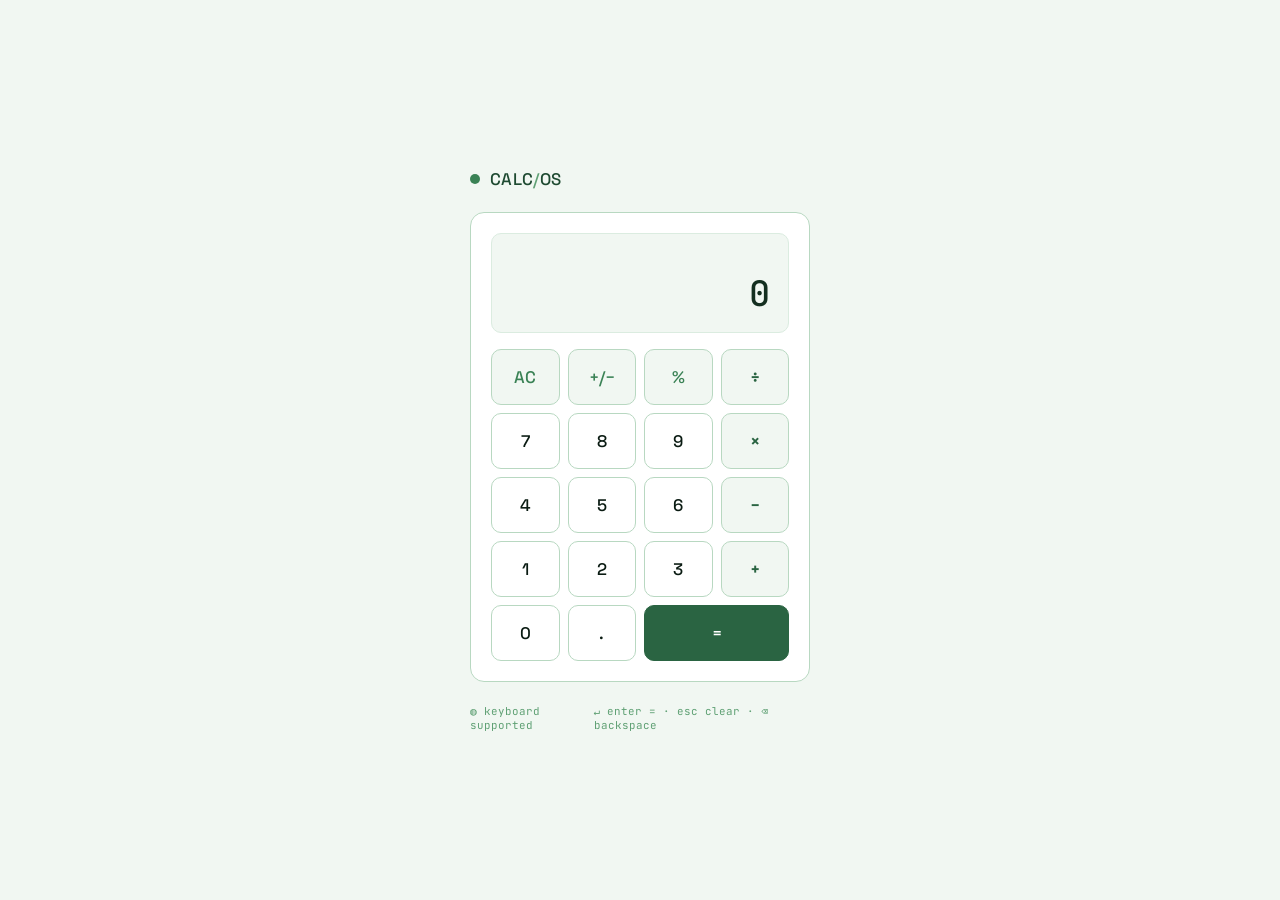
<file: Lasya_Level2_Task1/index.html>
<!DOCTYPE html>
<html lang="en">
<head>
  <meta charset="UTF-8" />
  <meta name="viewport" content="width=device-width, initial-scale=1.0" />
  <title>Calculator</title>
  <link rel="preconnect" href="https://fonts.googleapis.com">
  <link rel="preconnect" href="https://fonts.gstatic.com" crossorigin>
  <link href="https://fonts.googleapis.com/css2?family=Space+Grotesk:wght@400;500;700&family=JetBrains+Mono:wght@400;700&display=swap" rel="stylesheet">
  <link rel="stylesheet" href="style.css">
</head>
<body>
  <div class="stage">
    <header class="brand">
      <span class="dot"></span>
      <h1>CALC<span>/</span>OS</h1>
    </header>

    <main class="calculator" id="calculator">
      <div class="screen">
        <div class="history" id="history">&nbsp;</div>
        <div class="display" id="display">0</div>
      </div>

      <div class="keys">
        <button class="key fn" data-action="clear">AC</button>
        <button class="key fn" data-action="sign">+/−</button>
        <button class="key fn" data-action="percent">%</button>
        <button class="key op" data-value="/">÷</button>

        <button class="key num" data-value="7">7</button>
        <button class="key num" data-value="8">8</button>
        <button class="key num" data-value="9">9</button>
        <button class="key op" data-value="*">×</button>

        <button class="key num" data-value="4">4</button>
        <button class="key num" data-value="5">5</button>
        <button class="key num" data-value="6">6</button>
        <button class="key op" data-value="-">−</button>

        <button class="key num" data-value="1">1</button>
        <button class="key num" data-value="2">2</button>
        <button class="key num" data-value="3">3</button>
        <button class="key op" data-value="+">+</button>

        <button class="key num zero" data-value="0">0</button>
        <button class="key num" data-value=".">.</button>
        <button class="key eq" data-action="equals">=</button>
      </div>
    </main>

    <footer class="footnote">
      <span>◍ keyboard supported</span>
      <span>↵ enter = · esc clear · ⌫ backspace</span>
    </footer>
  </div>

  <script src="script.js"></script>
</body>
</html>
</file>
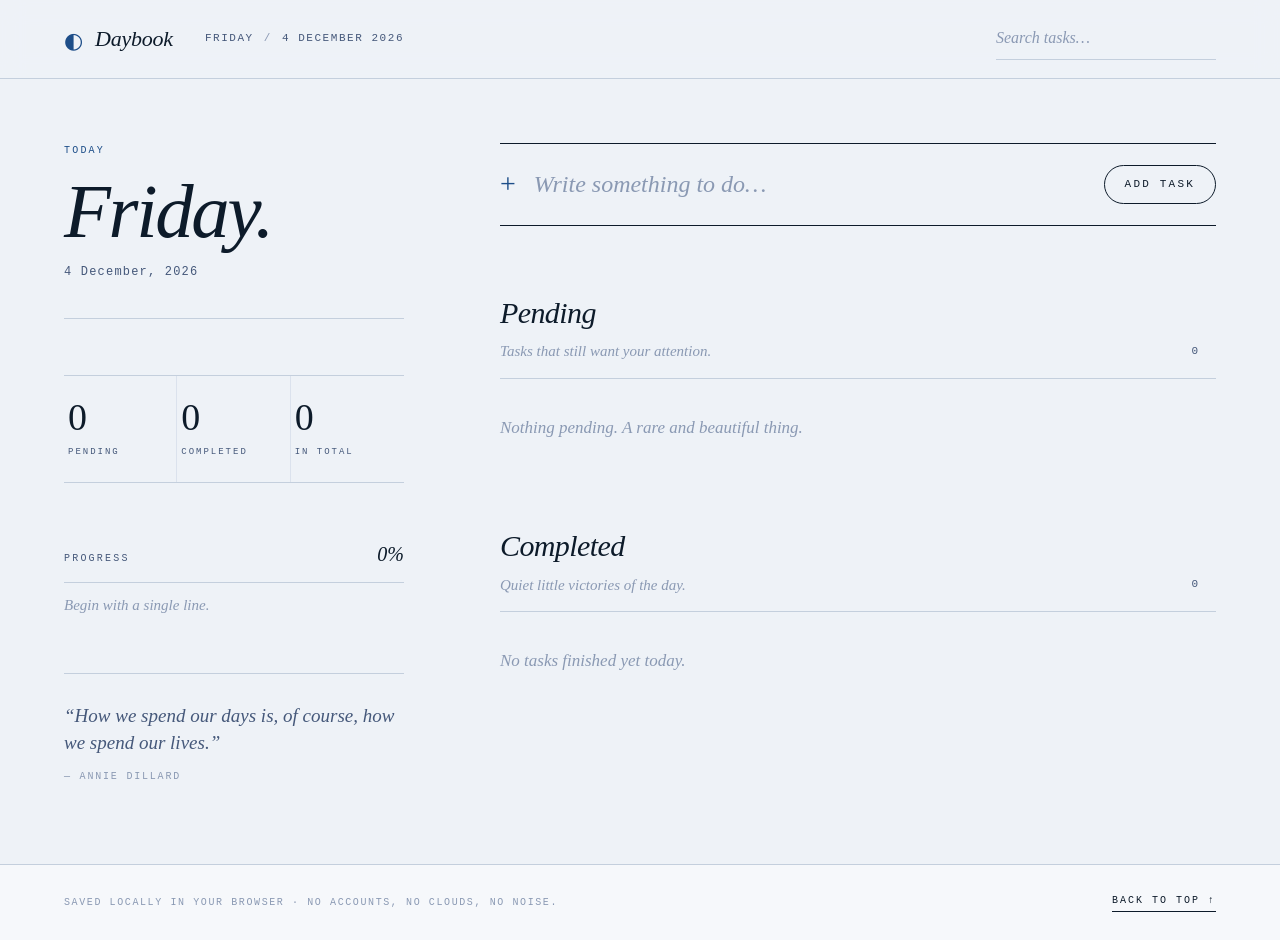
<file: Lasya_Level2_Task3/index.html>
<!DOCTYPE html>
<html lang="en">
<head>
  <meta charset="UTF-8" />
  <meta name="viewport" content="width=device-width, initial-scale=1.0" />
  <title>Daybook — A Quiet To-Do List</title>
  <meta name="description" content="A minimal daily to-do list." />
  <link rel="preconnect" href="https://fonts.googleapis.com">
  <link rel="preconnect" href="https://fonts.gstatic.com" crossorigin>
  <link href="https://fonts.googleapis.com/css2?family=JetBrains+Mono:wght@400;500&family=Newsreader:ital,opsz,wght@0,6..72,400;0,6..72,500;0,6..72,600;1,6..72,400;1,6..72,500&display=swap" rel="stylesheet">
  <link rel="stylesheet" href="style.css" />
</head>
<body>

  <!-- ===== Top nav ===== -->
  <header class="nav">
    <a href="#top" class="nav__brand">
      <span class="nav__mark">◐</span>
      <span class="nav__name"> Daybook</span>
    </a>
    <div class="nav__meta">
      <span class="nav__day" id="navDay">—</span>
      <span class="nav__sep">/</span>
      <span class="nav__date" id="navDate">—</span>
    </div>
    <div class="nav__search">
      <input
        type="text"
        id="searchInput"
        class="nav__search-input"
        placeholder="Search tasks…"
        autocomplete="off" />
    </div>   
  </header>

  <!-- ===== Page ===== -->
  <div class="layout" id="top">

    <!-- ===== Sidebar ===== -->
    <aside class="sidebar">

      <div class="hero">
        <p class="hero__eyebrow">Today</p>
        <h1 class="hero__title" id="heroDay">—</h1>
        <p class="hero__date" id="heroDate">—</p>
      </div>

      <section class="stats">
        <div class="stat">
          <span class="stat__num" id="statPending">0</span>
          <span class="stat__label">Pending</span>
        </div>
        <div class="stat">
          <span class="stat__num" id="statDone">0</span>
          <span class="stat__label">Completed</span>
        </div>
        <div class="stat">
          <span class="stat__num" id="statTotal">0</span>
          <span class="stat__label">In total</span>
        </div>
      </section>

      <section class="progress">
        <div class="progress__head">
          <span class="progress__label">Progress</span>
          <span class="progress__pct" id="progressPct">0%</span>
        </div>
        <div class="progress__bar">
          <div class="progress__fill" id="progressFill"></div>
        </div>
        <p class="progress__note" id="progressNote">Begin with a single line.</p>
      </section>

      <figure class="epigraph">
        <blockquote>
          “How we spend our days is, of course, how we spend our lives.”
        </blockquote>
        <figcaption>— Annie Dillard</figcaption>
      </figure>

    </aside>

    <!-- ===== Main ===== -->
    <main class="main">

      <!-- Composer -->
      <form class="composer" id="composer" autocomplete="off">
        <span class="composer__plus">+</span>
        <input
          type="text"
          id="taskInput"
          class="composer__input"
          placeholder="Write something to do…"
          maxlength="200"
          required />
        <button type="submit" class="composer__btn">Add task</button>
      </form>

      <!-- Pending -->
      <section class="list" id="pendingSection">
        <header class="list__head">
          <div>
            <h2 class="list__title">Pending</h2>
            <p class="list__sub">Tasks that still want your attention.</p>
          </div>
          <span class="list__count" id="pendingCount">0</span>
        </header>
        <ul class="list__items" id="pendingList"></ul>
        <p class="list__empty" id="pendingEmpty">Nothing pending. A rare and beautiful thing.</p>
      </section>

      <!-- Completed -->
      <section class="list list--done" id="completedSection">
        <header class="list__head">
          <div>
            <h2 class="list__title">Completed</h2>
            <p class="list__sub">Quiet little victories of the day.</p>
          </div>
          <span class="list__count" id="completedCount">0</span>
          <button class="list__clear" id="clearCompleted" type="button">Clear all</button>
        </header>
        <ul class="list__items" id="completedList"></ul>
        <p class="list__empty" id="completedEmpty">No tasks finished yet today.</p>
      </section>

    </main>

  </div>

  <!-- ===== Footer ===== -->
  <footer class="foot">
    <div class="foot__inner">
      <p class="foot__line">Saved locally in your browser · No accounts, no clouds, no noise.</p>
      <a href="#top" class="foot__top">Back to top ↑</a>
    </div>
  </footer>

  <script src="script.js"></script>
</body>
</html>
</file>
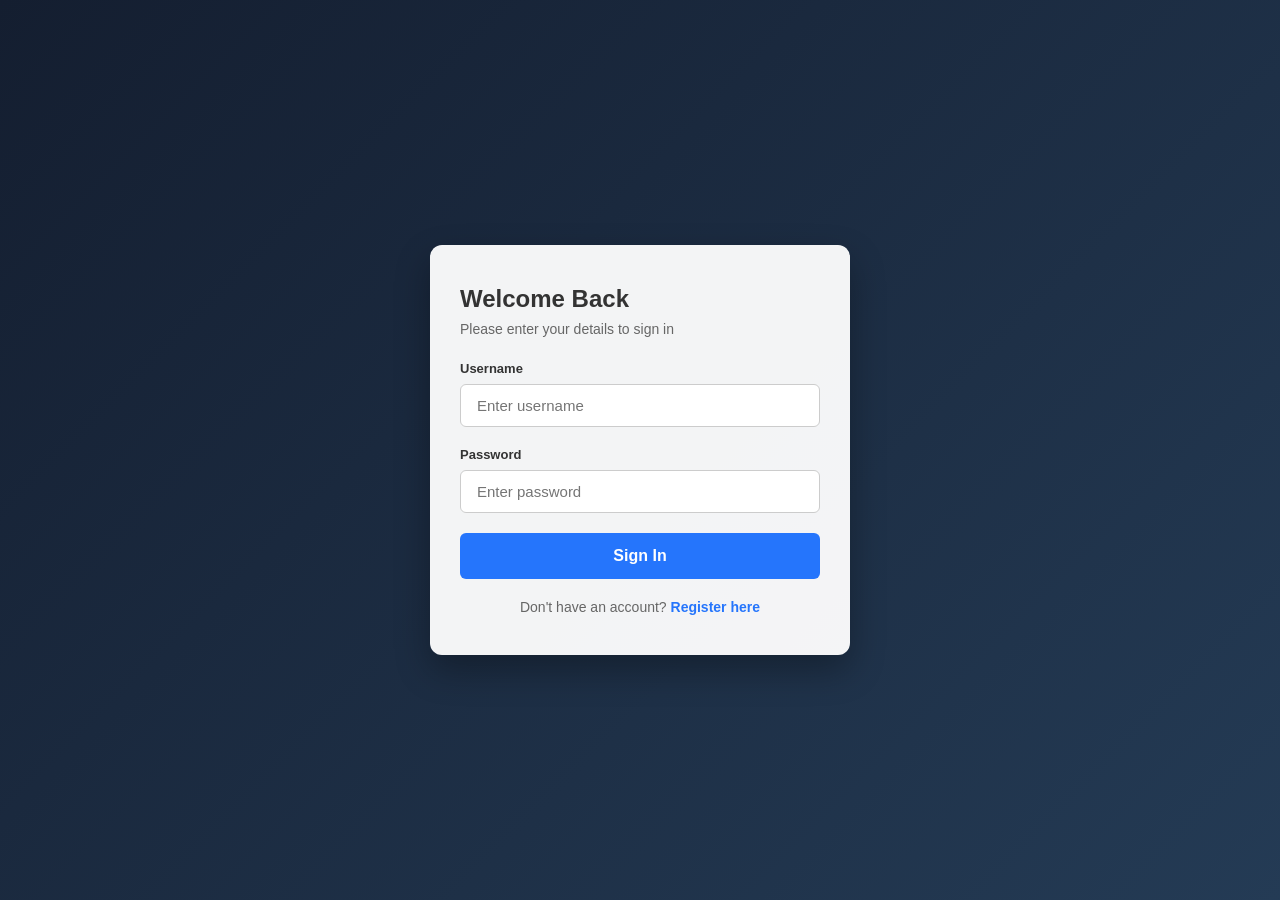
<file: Lasya_Level2_Task4/index.html>
<!DOCTYPE html>
<html lang="en">
<head>
    <meta charset="UTF-8">
    <meta name="viewport" content="width=device-width, initial-scale=1.0">
    <title>Secure Auth System</title>
    <link rel="stylesheet" href="style.css">
</head>
<body>

    <div class="auth-container">
        <div id="login-box" class="auth-box">
            <h2>Welcome Back</h2>
            <p class="subtitle">Please enter your details to sign in</p>
            <div id="login-error" class="error-msg hidden"></div>
            
            <form id="login-form">
                <div class="input-group">
                    <label for="login-username">Username</label>
                    <input type="text" id="login-username" required placeholder="Enter username">
                </div>
                <div class="input-group">
                    <label for="login-password">Password</label>
                    <input type="password" id="login-password" required placeholder="Enter password">
                </div>
                <button type="submit" class="btn">Sign In</button>
            </form>
            <p class="switch-text">Don't have an account? <a href="#" id="to-register">Register here</a></p>
        </div>

        <div id="register-box" class="auth-box hidden">
            <h2>Create Account</h2>
            <p class="subtitle">Join us today! It only takes a minute</p>
            <div id="register-error" class="error-msg hidden"></div>
            <div id="register-success" class="success-msg hidden"></div>

            <form id="register-form">
                <div class="input-group">
                    <label for="register-username">Choose Username</label>
                    <input type="text" id="register-username" required placeholder="Minimum 3 characters">
                </div>
                <div class="input-group">
                    <label for="register-password">Password</label>
                    <input type="password" id="register-password" required placeholder="Minimum 6 characters">
                </div>
                <button type="submit" class="btn">Register</button>
            </form>
            <p class="switch-text">Already have an account? <a href="#" id="to-login">Login here</a></p>
        </div>

        <div id="secure-box" class="auth-box hidden secured">
            <div class="badge">Protected Area</div>
            <h2>Welcome to the Dashboard</h2>
            <p class="subtitle">Hello, <span id="user-display"></span>! You have successfully authenticated.</p>
            
            <div class="secure-content">
                <p><strong>Status:</strong> Session Active ✅</p>
            </div>

            <button id="logout-btn" class="btn btn-secondary">Log Out</button>
        </div>
    </div>

    <script src="script.js"></script>
</body>
</html>
</file>
<file: Lasya_Level2_Task1/style.css>
:root {
  --g-50:  #f1f7f2;
  --g-100: #dbece0;
  --g-200: #b8d8c1;
  --g-300: #8ebf9c;
  --g-400: #5fa074;
  --g-500: #3a8255;
  --g-600: #2a6442;
  --g-700: #1e4a31;
  --g-800: #142f20;
  --g-900: #0a1b12;
}

* { box-sizing: border-box; margin: 0; padding: 0; }

html, body {
  height: 100%;
  font-family: 'Space Grotesk', system-ui, sans-serif;
  color: var(--g-800);
  background: var(--g-50);
}

.stage {
  min-height: 100vh;
  display: flex;
  flex-direction: column;
  justify-content: center;
  align-items: center;
  padding: 40px 20px;
  gap: 22px;
}

/* ---------- brand ---------- */
.brand {
  width: 100%;
  max-width: 340px;
  display: flex;
  align-items: center;
  gap: 10px;
}
.brand .dot {
  width: 10px; height: 10px;
  background: var(--g-500);
  border-radius: 50%;
}
.brand h1 {
  font-size: 1.05rem;
  font-weight: 500;
  letter-spacing: 0.02em;
  color: var(--g-700);
}
.brand h1 span { color: var(--g-400); }
.brand p {
  margin-left: auto;
  font-family: 'JetBrains Mono', monospace;
  font-size: 0.7rem;
  color: var(--g-400);
}

/* ---------- calculator ---------- */
.calculator {
  width: 100%;
  max-width: 340px;
  background: #fff;
  border: 1px solid var(--g-200);
  border-radius: 14px;
  padding: 20px;
  display: flex;
  flex-direction: column;
  gap: 16px;
}
.calculator::before { content: none; }

/* ---------- screen ---------- */
.screen {
  background: var(--g-50);
  border: 1px solid var(--g-100);
  border-radius: 10px;
  padding: 18px 18px;
  min-height: 100px;
  display: flex;
  flex-direction: column;
  justify-content: flex-end;
  align-items: flex-end;
}
.screen::after { content: none; }

.history {
  font-family: 'JetBrains Mono', monospace;
  font-size: 0.8rem;
  color: var(--g-400);
  min-height: 1.2em;
  text-align: right;
  word-break: break-all;
}
.display {
  font-family: 'JetBrains Mono', monospace;
  font-size: 2.2rem;
  font-weight: 500;
  color: var(--g-800);
  word-break: break-all;
  text-align: right;
  line-height: 1.15;
}

/* ---------- keys ---------- */
.keys {
  display: grid;
  grid-template-columns: repeat(4, 1fr);
  gap: 8px;
}

.key {
  font-family: 'Space Grotesk', sans-serif;
  font-size: 1.05rem;
  font-weight: 500;
  padding: 16px 0;
  border: 1px solid var(--g-200);
  border-radius: 10px;
  background: #fff;
  color: var(--g-800);
  cursor: pointer;
  transition: background .15s ease, color .15s ease, border-color .15s ease;
  user-select: none;
}

.key:hover     { background: var(--g-50); border-color: var(--g-300); }
.key:active,
.key.pressed   { background: var(--g-100); }

.key.num { color: var(--g-900); }
.key.fn  { color: var(--g-500); background: var(--g-50); }
.key.op  { color: var(--g-600); background: var(--g-50); font-weight: 700; }
.key.eq  {
  grid-column: span 2;
  background: var(--g-600);
  color: #fff;
  border-color: var(--g-600);
}
.key.eq:hover  { background: var(--g-700); border-color: var(--g-700); }

/* ---------- footer ---------- */
.footnote {
  width: 100%;
  max-width: 340px;
  display: flex;
  justify-content: space-between;
  font-family: 'JetBrains Mono', monospace;
  font-size: 0.68rem;
  color: var(--g-400);
}

/* ---------- responsive ---------- */
@media (max-width: 420px) {
  .display { font-size: 1.9rem; }
  .key { font-size: 1rem; padding: 14px 0; }
  .footnote { flex-direction: column; gap: 4px; align-items: flex-start; }
}
</file>
<file: Lasya_Level2_Task3/style.css>
:root {
  --bg:        #eef2f7;
  --bg-2:      #e3e9f1;
  --panel:     #f6f8fb;
  --ink:       #0d1b2a;
  --ink-2:     #45587a;
  --ink-3:     #8a99b3;
  --ink-4:     #b8c4d6;
  --rule:      #c4cfdd;
  --rule-soft: #dbe2ed;
  --accent:    #1d4e89;
  --accent-2:  #2f6fb8;

  --display:   \"Newsreader\", \"Times New Roman\", Georgia, serif;
  --serif:     \"Newsreader\", \"Times New Roman\", Georgia, serif;
  --mono:      \"JetBrains Mono\", ui-monospace, \"SFMono-Regular\", Menlo, monospace;

  --container: 1280px;
  --pad-x:     5vw;
}

* { box-sizing: border-box; margin: 0; padding: 0; }
html { scroll-behavior: smooth; }

body {
  font-family: var(--serif);
  font-size: 18px;
  line-height: 1.55;
  color: var(--ink);
  background: var(--bg);
  -webkit-font-smoothing: antialiased;
  min-height: 100vh;
}

button, input { font: inherit; color: inherit; }
button { cursor: pointer; background: none; border: 0; }
ul { list-style: none; }

::selection { background: var(--accent); color: var(--bg); }

/* ===== Nav ===== */
.nav {
  position: sticky; top: 0; z-index: 40;
  display: grid;
  grid-template-columns: auto 1fr auto;
  align-items: center;
  gap: 32px;
  padding: 18px var(--pad-x);
  background: rgba(238, 242, 247, 0.88);
  backdrop-filter: blur(12px);
  -webkit-backdrop-filter: blur(12px);
  border-bottom: 1px solid var(--rule);
}
.nav__brand {
  display: flex; align-items: baseline; gap: 12px;
  text-decoration: none;
  color: var(--ink);
}
.nav__mark {
  font-size: 22px;
  color: var(--accent);
  transform: translateY(2px);
}
.nav__name {
  font-family: var(--display);
  font-style: italic;
  font-weight: 500;
  font-size: 22px;
  letter-spacing: -.01em;
  color: var(--ink);
}
.nav__meta {
  font-family: var(--mono);
  font-size: 11px;
  letter-spacing: .14em;
  text-transform: uppercase;
  color: var(--ink-2);
  display: flex; gap: 10px;
}
.nav__sep { color: var(--ink-3); }

.nav__search { justify-self: end; min-width: 220px; max-width: 280px; }
.nav__search-input {
  width: 100%;
  border: 0;
  border-bottom: 1px solid var(--rule);
  background: transparent;
  font-family: var(--serif);
  font-style: italic;
  font-size: 16px;
  color: var(--ink);
  padding: 8px 0;
  outline: none;
  transition: border-color .2s ease;
}
.nav__search-input:focus { border-bottom-color: var(--accent); }
.nav__search-input::placeholder { color: var(--ink-3); }

/* ===== Layout ===== */
.layout {
  max-width: var(--container);
  margin: 0 auto;
  padding: 64px var(--pad-x) 80px;
  display: grid;
  grid-template-columns: 340px 1fr;
  gap: 96px;
  align-items: start;
}

/* ===== Sidebar ===== */
.sidebar {
  position: sticky;
  top: 96px;
  display: flex;
  flex-direction: column;
  gap: 56px;
}

.hero {
  padding-bottom: 36px;
  border-bottom: 1px solid var(--rule);
}
.hero__eyebrow {
  font-family: var(--mono);
  font-size: 10px;
  letter-spacing: .22em;
  text-transform: uppercase;
  color: var(--accent);
  margin-bottom: 18px;
}
.hero__title {
  font-family: var(--display);
  font-style: italic;
  font-weight: 400;
  font-size: clamp(56px, 6vw, 80px);
  line-height: .95;
  letter-spacing: -.03em;
  color: var(--ink);
  margin-bottom: 14px;
}
.hero__date {
  font-family: var(--mono);
  font-size: 12px;
  letter-spacing: .1em;
  color: var(--ink-2);
}

/* Stats */
.stats {
  display: grid;
  grid-template-columns: repeat(3, 1fr);
  gap: 0;
  border-top: 1px solid var(--rule);
  border-bottom: 1px solid var(--rule);
}
.stat {
  padding: 22px 4px;
  display: flex;
  flex-direction: column;
  gap: 6px;
  border-right: 1px solid var(--rule-soft);
}
.stat:last-child { border-right: 0; }
.stat__num {
  font-family: var(--display);
  font-weight: 500;
  font-size: 38px;
  line-height: 1;
  color: var(--ink);
  letter-spacing: -.02em;
  font-feature-settings: \"lnum\";
}
.stat__label {
  font-family: var(--mono);
  font-size: 9px;
  letter-spacing: .22em;
  text-transform: uppercase;
  color: var(--ink-2);
  margin-top: 4px;
}

/* Progress */
.progress { display: flex; flex-direction: column; gap: 12px; }
.progress__head {
  display: flex;
  justify-content: space-between;
  align-items: baseline;
}
.progress__label {
  font-family: var(--mono);
  font-size: 10px;
  letter-spacing: .22em;
  text-transform: uppercase;
  color: var(--ink-2);
}
.progress__pct {
  font-family: var(--display);
  font-style: italic;
  font-weight: 500;
  font-size: 20px;
  color: var(--ink);
  font-feature-settings: \"lnum\";
}
.progress__bar {
  height: 1px;
  background: var(--rule);
  position: relative;
  overflow: hidden;
}
.progress__fill {
  position: absolute;
  inset: 0 auto 0 0;
  height: 100%;
  width: 0%;
  background: var(--accent);
  transition: width .6s cubic-bezier(.2,.8,.2,1);
}
.progress__note {
  font-family: var(--serif);
  font-style: italic;
  font-size: 15px;
  color: var(--ink-3);
  line-height: 1.45;
}

/* Epigraph */
.epigraph {
  padding-top: 28px;
  border-top: 1px solid var(--rule);
}
.epigraph blockquote {
  font-family: var(--display);
  font-style: italic;
  font-weight: 400;
  font-size: 19px;
  line-height: 1.45;
  color: var(--ink-2);
  margin-bottom: 12px;
}
.epigraph figcaption {
  font-family: var(--mono);
  font-size: 10px;
  letter-spacing: .18em;
  text-transform: uppercase;
  color: var(--ink-3);
}

/* ===== Main ===== */
.main { min-width: 0; }

/* Composer */
.composer {
  display: grid;
  grid-template-columns: auto 1fr auto;
  align-items: center;
  gap: 18px;
  padding: 18px 0;
  border-top: 1px solid var(--ink);
  border-bottom: 1px solid var(--ink);
  margin-bottom: 64px;
}
.composer__plus {
  font-family: var(--display);
  font-size: 28px;
  color: var(--accent);
  line-height: 1;
  font-weight: 400;
}
.composer__input {
  border: 0;
  background: transparent;
  font-family: var(--serif);
  font-size: 24px;
  font-style: italic;
  color: var(--ink);
  padding: 4px 0;
  outline: none;
  min-width: 0;
}
.composer__input::placeholder { color: var(--ink-3); font-style: italic; }
.composer__btn {
  font-family: var(--mono);
  font-size: 11px;
  letter-spacing: .2em;
  text-transform: uppercase;
  color: var(--ink);
  border: 1px solid var(--ink);
  padding: 10px 20px;
  border-radius: 999px;
  transition: color .2s ease, background .2s ease, border-color .2s ease;
}
.composer__btn:hover {
  color: var(--bg);
  background: var(--accent);
  border-color: var(--accent);
}

/* ===== List ===== */
.list { margin-bottom: 64px; }

.list__head {
  display: grid;
  grid-template-columns: 1fr auto auto;
  align-items: end;
  gap: 16px;
  margin-bottom: 18px;
  padding-bottom: 14px;
  border-bottom: 1px solid var(--rule);
}
.list__head > div { min-width: 0; }
.list__title {
  font-family: var(--display);
  font-style: italic;
  font-weight: 500;
  font-size: 30px;
  letter-spacing: -.02em;
  color: var(--ink);
  margin-bottom: 4px;
}
.list__sub {
  font-family: var(--serif);
  font-style: italic;
  font-size: 15px;
  color: var(--ink-3);
}
.list__count {
  font-family: var(--mono);
  font-size: 11px;
  letter-spacing: .18em;
  color: var(--ink-2);
  padding-bottom: 4px;
}
.list__clear {
  font-family: var(--mono);
  font-size: 10px;
  letter-spacing: .2em;
  text-transform: uppercase;
  color: var(--ink-3);
  padding-bottom: 4px;
  border-bottom: 1px solid transparent;
  transition: color .2s ease, border-color .2s ease;
}
.list__clear:hover { color: var(--accent); border-bottom-color: var(--accent); }
.list__clear.is-hidden { display: none; }

.list__empty {
  font-family: var(--serif);
  font-style: italic;
  color: var(--ink-3);
  padding: 18px 0;
  font-size: 17px;
}
.list__empty.is-hidden { display: none; }

/* ===== Task item ===== */
.task {
  display: grid;
  grid-template-columns: 22px 1fr auto;
  gap: 18px;
  align-items: baseline;
  padding: 18px 0;
  border-bottom: 1px solid var(--rule-soft);
}
.task:last-child { border-bottom: 0; }
.task.is-hidden { display: none; }

.task__check {
  width: 16px;
  height: 16px;
  border: 1.5px solid var(--ink-2);
  border-radius: 3px;
  background: transparent;
  position: relative;
  transform: translateY(5px);
  transition: border-color .2s ease, background .2s ease;
  flex-shrink: 0;
}
.task__check:hover { border-color: var(--accent); }
.task__check.is-done {
  background: var(--accent);
  border-color: var(--accent);
}
.task__check.is-done::after {
  content: \"\";
  position: absolute;
  left: 4px; top: 1px;
  width: 4px; height: 8px;
  border: solid var(--bg);
  border-width: 0 1.5px 1.5px 0;
  transform: rotate(45deg);
}

.task__body { min-width: 0; }
.task__text {
  font-size: 19px;
  color: var(--ink);
  word-wrap: break-word;
  line-height: 1.45;
}
.task--done .task__text {
  color: var(--ink-3);
  text-decoration: line-through;
  text-decoration-color: var(--ink-3);
  font-style: italic;
}
.task__meta {
  font-family: var(--mono);
  font-size: 10px;
  letter-spacing: .08em;
  color: var(--ink-3);
  margin-top: 6px;
}

.task__actions {
  display: flex;
  gap: 18px;
  opacity: 0;
  transition: opacity .2s ease;
}
.task:hover .task__actions,
.task:focus-within .task__actions { opacity: 1; }

.task__btn {
  font-family: var(--mono);
  font-size: 10px;
  letter-spacing: .2em;
  text-transform: uppercase;
  color: var(--ink-2);
  padding: 4px 0;
  border-bottom: 1px solid transparent;
  transition: color .2s ease, border-color .2s ease;
}
.task__btn:hover { color: var(--accent); border-bottom-color: var(--accent); }

/* Inline edit */
.task__edit {
  width: 100%;
  border: 0;
  border-bottom: 1px solid var(--ink);
  background: transparent;
  font-family: var(--serif);
  font-size: 19px;
  font-style: italic;
  color: var(--ink);
  padding: 4px 0;
  outline: none;
}

/* ===== Footer ===== */
.foot {
  border-top: 1px solid var(--rule);
  background: var(--panel);
  padding: 28px var(--pad-x);
}
.foot__inner {
  max-width: var(--container);
  margin: 0 auto;
  display: flex;
  align-items: center;
  justify-content: space-between;
  gap: 24px;
  flex-wrap: wrap;
}
.foot__line {
  font-family: var(--mono);
  font-size: 10px;
  letter-spacing: .16em;
  text-transform: uppercase;
  color: var(--ink-3);
}
.foot__top {
  font-family: var(--mono);
  font-size: 10px;
  letter-spacing: .2em;
  text-transform: uppercase;
  color: var(--ink);
  text-decoration: none;
  border-bottom: 1px solid var(--ink);
  padding-bottom: 2px;
  transition: color .2s ease, border-color .2s ease;
}
.foot__top:hover { color: var(--accent); border-bottom-color: var(--accent); }

/* ===== Responsive ===== */
@media (max-width: 1024px) {
  .layout {
    grid-template-columns: 1fr;
    gap: 56px;
    padding-top: 48px;
  }
  .sidebar {
    position: static;
    display: grid;
    grid-template-columns: 1fr 1fr;
    gap: 40px;
  }
  .hero { grid-column: 1 / -1; padding-bottom: 28px; }
  .epigraph { grid-column: 1 / -1; }
}

@media (max-width: 720px) {
  .nav {
    grid-template-columns: 1fr auto;
    gap: 16px;
  }
  .nav__meta { display: none; }
  .nav__search { grid-column: 1 / -1; min-width: 0; max-width: 100%; }

  .sidebar { grid-template-columns: 1fr; gap: 40px; }

  .composer { grid-template-columns: auto 1fr; gap: 14px; }
  .composer__btn { grid-column: 1 / -1; justify-self: start; }
  .composer__input { font-size: 20px; }

  .list__head { grid-template-columns: 1fr auto; }
  .list__clear { grid-column: 1 / -1; justify-self: end; }

  .task { grid-template-columns: 20px 1fr; }
  .task__actions {
    opacity: 1;
    gap: 14px;
    grid-column: 2 / -1;
    margin-top: 6px;
  }

  .foot__inner { justify-content: flex-start; gap: 14px; }
}

@media (max-width: 480px) {
  :root { --pad-x: 22px; }
  .layout { padding-top: 36px; padding-bottom: 56px; }
  .hero__title { font-size: 56px; }
  .stat__num { font-size: 30px; }
  .list__title { font-size: 24px; }
}
</file>
<file: Lasya_Level2_Task4/style.css>
:root {
    --bg-gradient: linear-gradient(135deg, #141e30, #243b55);
    --card-bg: rgba(255, 255, 255, 0.95);
    --primary-color: #2575fc;
    --primary-hover: #1a5bcf;
    --text-main: #333333;
    --text-muted: #666666;
    --error-color: #d9534f;
    --success-color: #2b8a3e;
    --border-radius: 12px;
}

* {
    box-sizing: border-box;
    margin: 0;
    padding: 0;
    font-family: 'Segoe UI', Tahoma, Geneva, Verdana, sans-serif;
}

body {
    background: var(--bg-gradient);
    min-height: 100vh;
    display: flex;
    justify-content: center;
    align-items: center;
    padding: 20px;
}

.auth-container {
    width: 100%;
    max-width: 420px;
}

.auth-box {
    background: var(--card-bg);
    padding: 40px 30px;
    border-radius: var(--border-radius);
    box-shadow: 0 15px 35px rgba(0, 0, 0, 0.3);
    transition: all 0.3s ease;
}

h2 {
    color: var(--text-main);
    margin-bottom: 8px;
    font-weight: 600;
}

.subtitle {
    color: var(--text-muted);
    font-size: 14px;
    margin-bottom: 24px;
}

.input-group {
    margin-bottom: 20px;
    text-align: left;
}

.input-group label {
    display: block;
    margin-bottom: 8px;
    font-size: 13px;
    font-weight: 600;
    color: var(--text-main);
}

.input-group input {
    width: 100%;
    padding: 12px 16px;
    border: 1px solid #cccccc;
    border-radius: 6px;
    font-size: 15px;
    transition: border-color 0.2s;
}

.input-group input:focus {
    outline: none;
    border-color: var(--primary-color);
}

.btn {
    width: 100%;
    padding: 14px;
    background: var(--primary-color);
    color: white;
    border: none;
    border-radius: 6px;
    font-size: 16px;
    font-weight: 600;
    cursor: pointer;
    transition: background 0.2s;
}

.btn:hover {
    background: var(--primary-hover);
}

.btn-secondary {
    background: #495057;
    margin-top: 15px;
}

.btn-secondary:hover {
    background: #343a40;
}

.switch-text {
    margin-top: 20px;
    font-size: 14px;
    color: var(--text-muted);
    text-align: center;
}

.switch-text a {
    color: var(--primary-color);
    text-decoration: none;
    font-weight: 600;
}

.switch-text a:hover {
    text-decoration: underline;
}

/* Messages */
.error-msg, .success-msg {
    padding: 12px;
    border-radius: 6px;
    font-size: 14px;
    margin-bottom: 20px;
    text-align: center;
}

.error-msg {
    background: #fdf2f2;
    color: var(--error-color);
    border: 1px solid #f8b4b4;
}

.success-msg {
    background: #f3faf7;
    color: var(--success-color);
    border: 1px solid #def7ec;
}

/* Secured Page Specifics */
.secured .badge {
    display: inline-block;
    background: #e1f5fe;
    color: #0288d1;
    padding: 6px 12px;
    border-radius: 20px;
    font-size: 12px;
    font-weight: 700;
    margin-bottom: 15px;
    text-transform: uppercase;
}

.secure-content {
    background: #f8f9fa;
    padding: 15px;
    border-left: 4px solid var(--primary-color);
    border-radius: 4px;
    margin: 20px 0;
    font-size: 14px;
    color: #495057;
    text-align: left;
}

/* Utilities */
.hidden {
    display: none !important;
}
</file>
